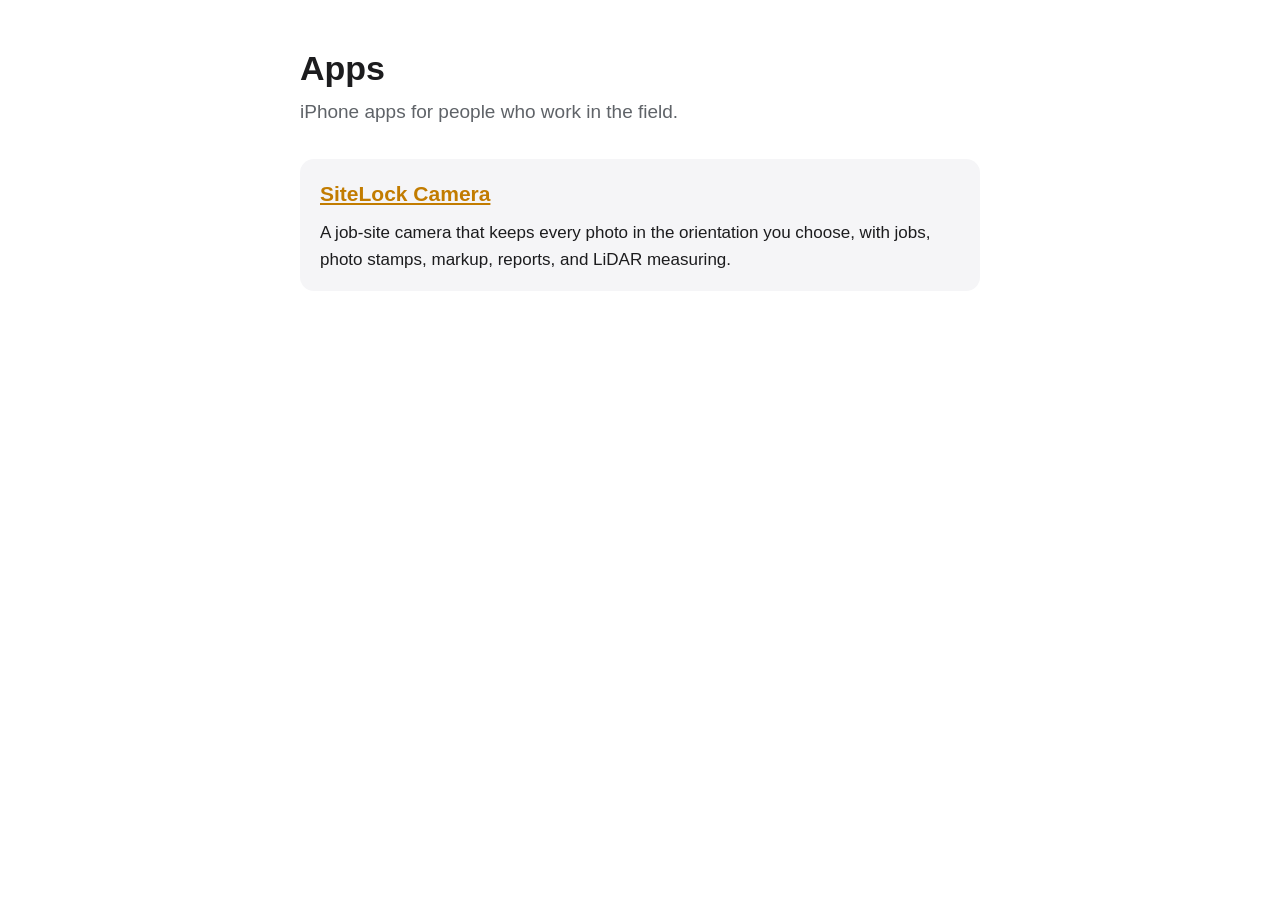
<file: index.html>
<!doctype html>
<html lang="en">
<head>
<meta charset="utf-8">
<meta name="viewport" content="width=device-width, initial-scale=1">
<title>SiteLock Camera</title>
<link rel="stylesheet" href="/style.css">
</head>
<body>
<main>
  <header>
    <h1>Apps</h1>
    <p class="lede">iPhone apps for people who work in the field.</p>
  </header>
  <div class="card">
    <h2 style="margin-top:0"><a href="/sitelock/">SiteLock Camera</a></h2>
    <p>A job-site camera that keeps every photo in the orientation you choose, with jobs, photo stamps, markup, reports, and LiDAR measuring.</p>
  </div>
</main>
</body>
</html>
</file>
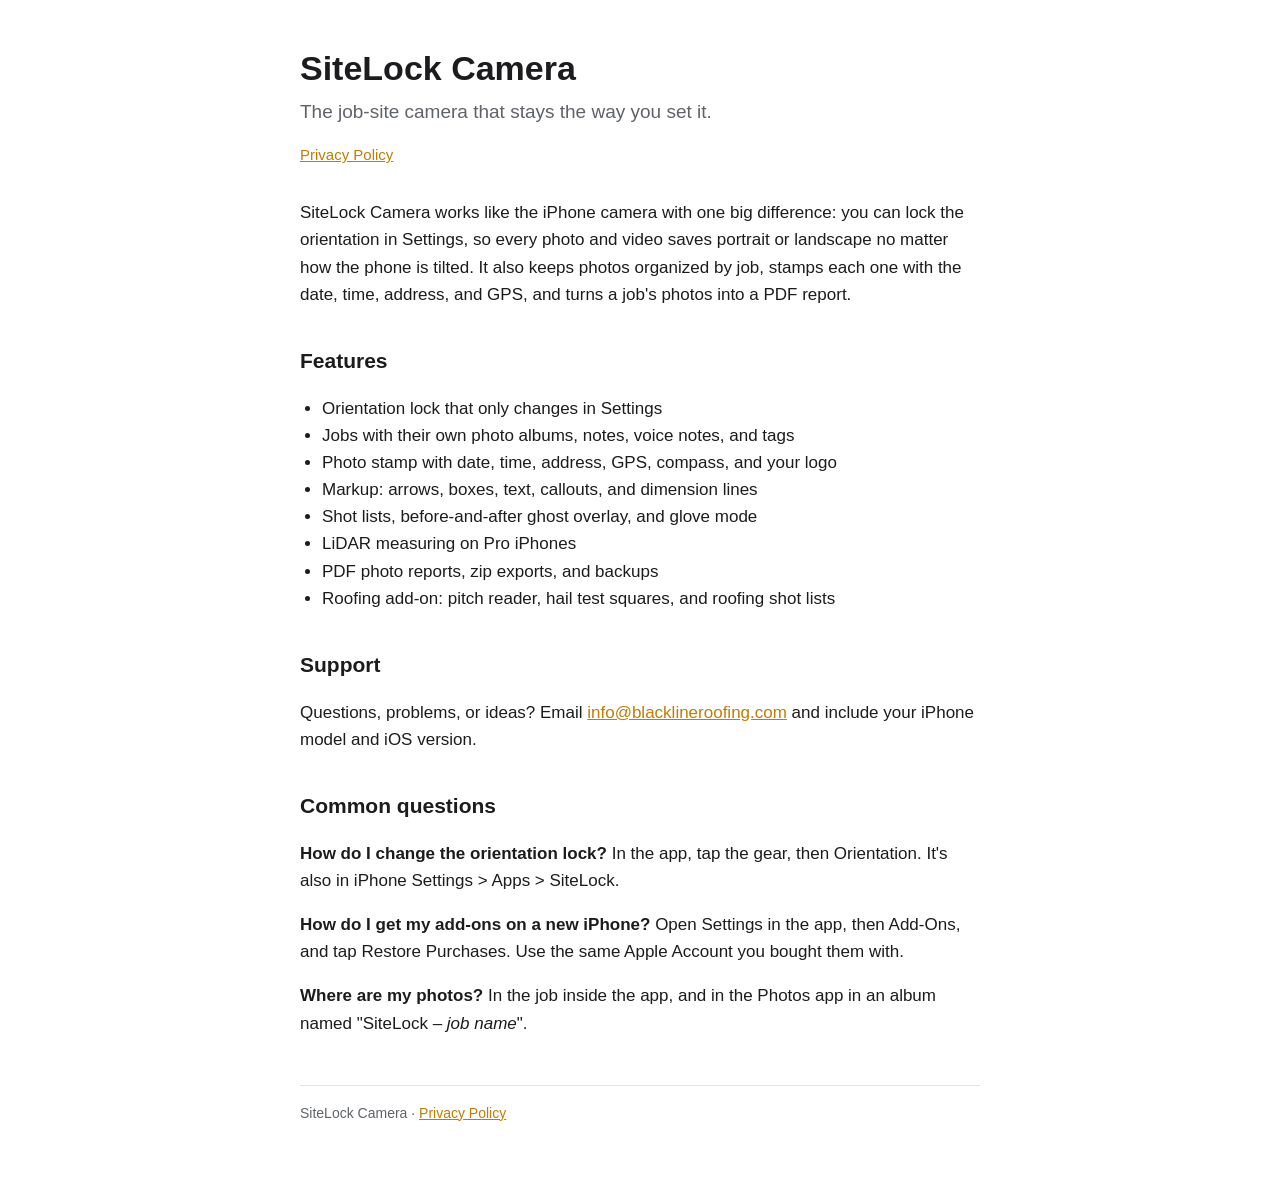
<file: sitelock/index.html>
<!doctype html>
<html lang="en">
<head>
<meta charset="utf-8">
<meta name="viewport" content="width=device-width, initial-scale=1">
<title>SiteLock Camera: Support</title>
<link rel="stylesheet" href="/style.css">
</head>
<body>
<main>
  <header>
    <h1>SiteLock Camera</h1>
    <p class="lede">The job-site camera that stays the way you set it.</p>
    <nav><a href="/sitelock/privacy.html">Privacy Policy</a></nav>
  </header>

  <p>SiteLock Camera works like the iPhone camera with one big difference: you can lock the orientation in Settings, so every photo and video saves portrait or landscape no matter how the phone is tilted. It also keeps photos organized by job, stamps each one with the date, time, address, and GPS, and turns a job's photos into a PDF report.</p>

  <h2>Features</h2>
  <ul>
    <li>Orientation lock that only changes in Settings</li>
    <li>Jobs with their own photo albums, notes, voice notes, and tags</li>
    <li>Photo stamp with date, time, address, GPS, compass, and your logo</li>
    <li>Markup: arrows, boxes, text, callouts, and dimension lines</li>
    <li>Shot lists, before-and-after ghost overlay, and glove mode</li>
    <li>LiDAR measuring on Pro iPhones</li>
    <li>PDF photo reports, zip exports, and backups</li>
    <li>Roofing add-on: pitch reader, hail test squares, and roofing shot lists</li>
  </ul>

  <h2>Support</h2>
  <p>Questions, problems, or ideas? Email <a href="mailto:info@blacklineroofing.com?subject=SiteLock%20Camera">info@blacklineroofing.com</a> and include your iPhone model and iOS version.</p>

  <h2>Common questions</h2>
  <p><strong>How do I change the orientation lock?</strong> In the app, tap the gear, then Orientation. It's also in iPhone Settings &gt; Apps &gt; SiteLock.</p>
  <p><strong>How do I get my add-ons on a new iPhone?</strong> Open Settings in the app, then Add-Ons, and tap Restore Purchases. Use the same Apple Account you bought them with.</p>
  <p><strong>Where are my photos?</strong> In the job inside the app, and in the Photos app in an album named "SiteLock – <em>job name</em>".</p>

  <footer>SiteLock Camera · <a href="/sitelock/privacy.html">Privacy Policy</a></footer>
</main>
</body>
</html>
</file>
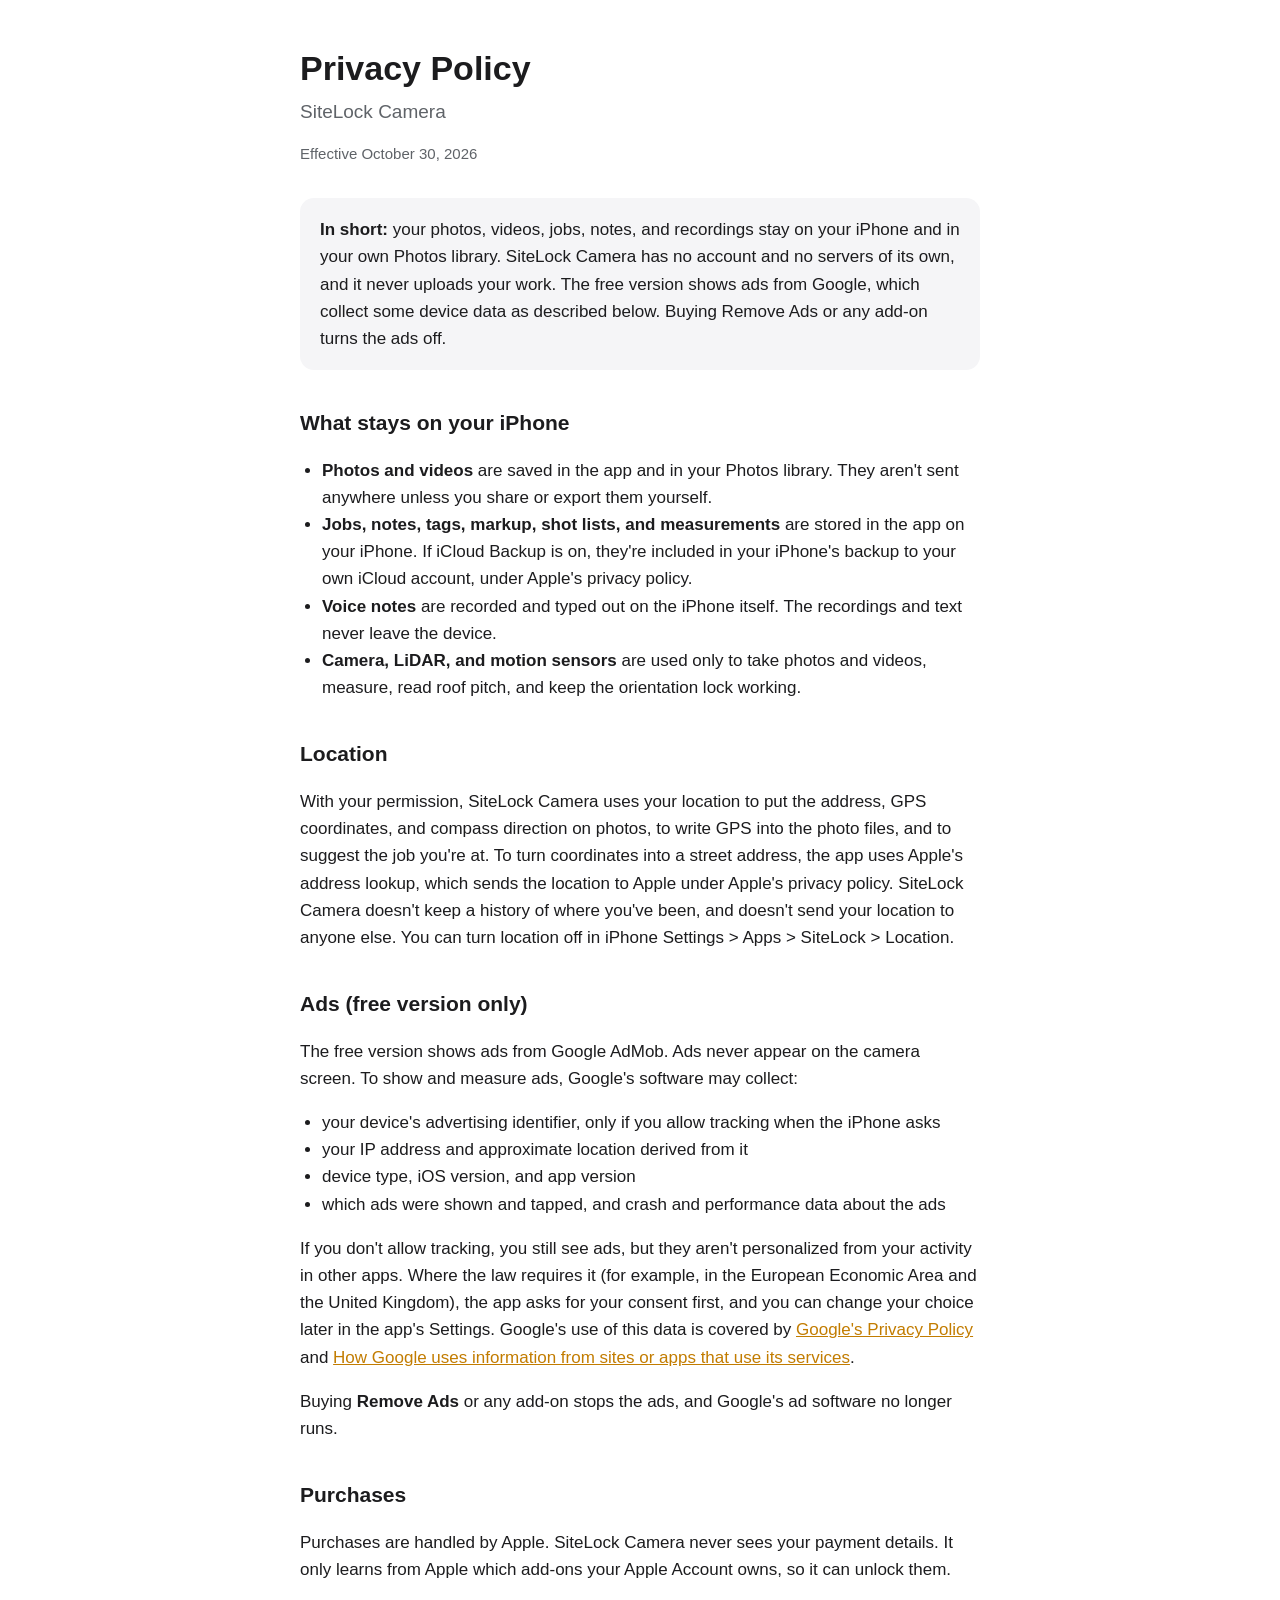
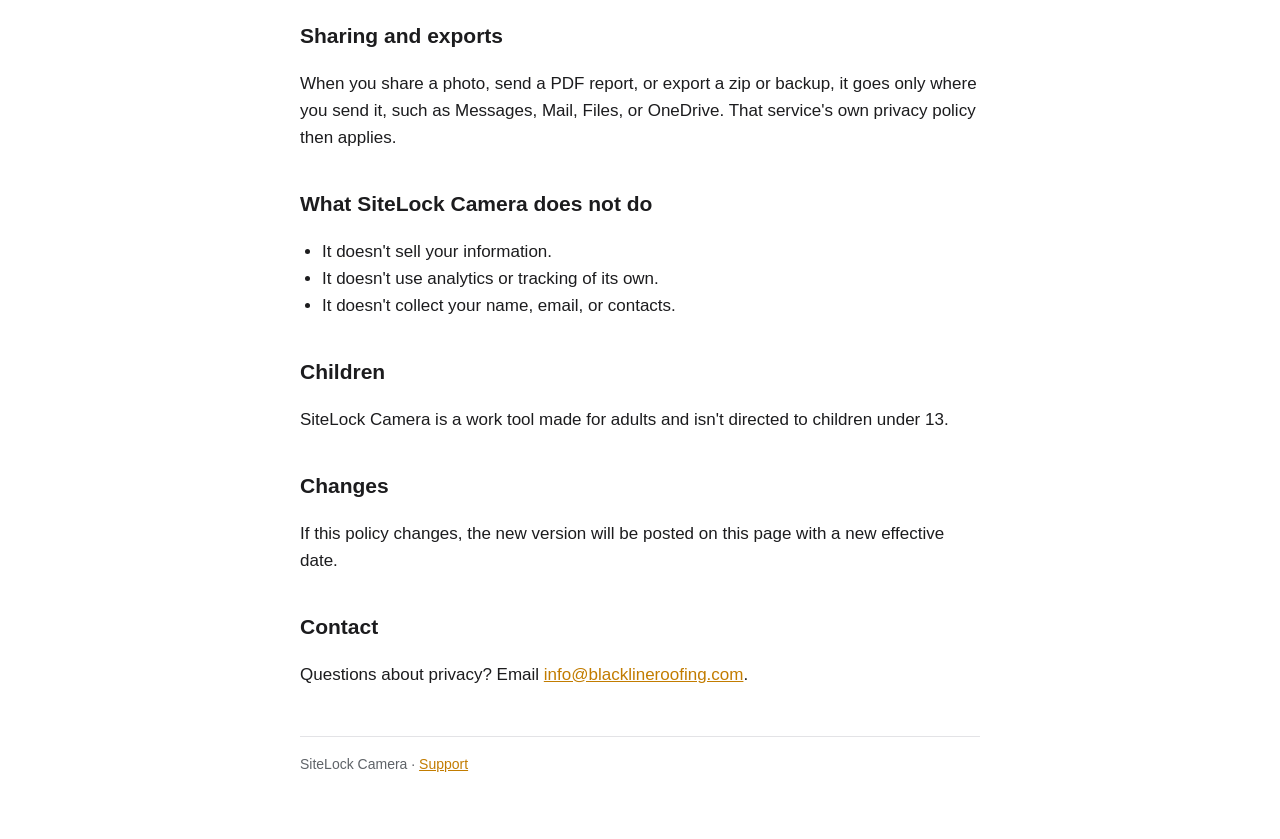
<file: sitelock/privacy.html>
<!doctype html>
<html lang="en">
<head>
<meta charset="utf-8">
<meta name="viewport" content="width=device-width, initial-scale=1">
<title>SiteLock Camera: Privacy Policy</title>
<link rel="stylesheet" href="/style.css">
</head>
<body>
<main>
  <header>
    <h1>Privacy Policy</h1>
    <p class="lede">SiteLock Camera</p>
    <p class="meta">Effective October 30, 2026</p>
  </header>

  <div class="card">
    <p><strong>In short:</strong> your photos, videos, jobs, notes, and recordings stay on your iPhone and in your own Photos library. SiteLock Camera has no account and no servers of its own, and it never uploads your work. The free version shows ads from Google, which collect some device data as described below. Buying Remove Ads or any add-on turns the ads off.</p>
  </div>

  <h2>What stays on your iPhone</h2>
  <ul>
    <li><strong>Photos and videos</strong> are saved in the app and in your Photos library. They aren't sent anywhere unless you share or export them yourself.</li>
    <li><strong>Jobs, notes, tags, markup, shot lists, and measurements</strong> are stored in the app on your iPhone. If iCloud Backup is on, they're included in your iPhone's backup to your own iCloud account, under Apple's privacy policy.</li>
    <li><strong>Voice notes</strong> are recorded and typed out on the iPhone itself. The recordings and text never leave the device.</li>
    <li><strong>Camera, LiDAR, and motion sensors</strong> are used only to take photos and videos, measure, read roof pitch, and keep the orientation lock working.</li>
  </ul>

  <h2>Location</h2>
  <p>With your permission, SiteLock Camera uses your location to put the address, GPS coordinates, and compass direction on photos, to write GPS into the photo files, and to suggest the job you're at. To turn coordinates into a street address, the app uses Apple's address lookup, which sends the location to Apple under Apple's privacy policy. SiteLock Camera doesn't keep a history of where you've been, and doesn't send your location to anyone else. You can turn location off in iPhone Settings &gt; Apps &gt; SiteLock &gt; Location.</p>

  <h2>Ads (free version only)</h2>
  <p>The free version shows ads from Google AdMob. Ads never appear on the camera screen. To show and measure ads, Google's software may collect:</p>
  <ul>
    <li>your device's advertising identifier, only if you allow tracking when the iPhone asks</li>
    <li>your IP address and approximate location derived from it</li>
    <li>device type, iOS version, and app version</li>
    <li>which ads were shown and tapped, and crash and performance data about the ads</li>
  </ul>
  <p>If you don't allow tracking, you still see ads, but they aren't personalized from your activity in other apps. Where the law requires it (for example, in the European Economic Area and the United Kingdom), the app asks for your consent first, and you can change your choice later in the app's Settings. Google's use of this data is covered by <a href="https://policies.google.com/privacy">Google's Privacy Policy</a> and <a href="https://policies.google.com/technologies/partner-sites">How Google uses information from sites or apps that use its services</a>.</p>
  <p>Buying <strong>Remove Ads</strong> or any add-on stops the ads, and Google's ad software no longer runs.</p>

  <h2>Purchases</h2>
  <p>Purchases are handled by Apple. SiteLock Camera never sees your payment details. It only learns from Apple which add-ons your Apple Account owns, so it can unlock them.</p>

  <h2>Sharing and exports</h2>
  <p>When you share a photo, send a PDF report, or export a zip or backup, it goes only where you send it, such as Messages, Mail, Files, or OneDrive. That service's own privacy policy then applies.</p>

  <h2>What SiteLock Camera does not do</h2>
  <ul>
    <li>It doesn't sell your information.</li>
    <li>It doesn't use analytics or tracking of its own.</li>
    <li>It doesn't collect your name, email, or contacts.</li>
  </ul>

  <h2>Children</h2>
  <p>SiteLock Camera is a work tool made for adults and isn't directed to children under 13.</p>

  <h2>Changes</h2>
  <p>If this policy changes, the new version will be posted on this page with a new effective date.</p>

  <h2>Contact</h2>
  <p>Questions about privacy? Email <a href="mailto:info@blacklineroofing.com?subject=SiteLock%20Camera%20Privacy">info@blacklineroofing.com</a>.</p>

  <footer>SiteLock Camera · <a href="/sitelock/">Support</a></footer>
</main>
</body>
</html>
</file>
<file: style.css>
:root {
  --bg: #ffffff;
  --text: #1c1c1e;
  --muted: #5f6368;
  --accent: #c27c00;
  --rule: #e3e3e6;
  --card: #f5f5f7;
}
@media (prefers-color-scheme: dark) {
  :root {
    --bg: #111113;
    --text: #f2f2f4;
    --muted: #a1a1a8;
    --accent: #ffc107;
    --rule: #2c2c30;
    --card: #1c1c1f;
  }
}
* { box-sizing: border-box; }
body {
  margin: 0;
  background: var(--bg);
  color: var(--text);
  font: 17px/1.6 -apple-system, BlinkMacSystemFont, "Segoe UI", Roboto, Helvetica, Arial, sans-serif;
}
main { max-width: 720px; margin: 0 auto; padding: 48px 20px 64px; }
header { margin-bottom: 32px; }
h1 { font-size: 34px; line-height: 1.2; margin: 0 0 8px; }
h2 { font-size: 21px; margin: 36px 0 8px; }
p, li { color: var(--text); }
.lede { color: var(--muted); font-size: 19px; margin: 0; }
.meta { color: var(--muted); font-size: 15px; }
a { color: var(--accent); }
ul { padding-left: 22px; }
.card { background: var(--card); border-radius: 14px; padding: 18px 20px; margin: 20px 0; }
.card p { margin: 0; }
nav { display: flex; gap: 18px; flex-wrap: wrap; margin-top: 16px; font-size: 15px; }
footer { border-top: 1px solid var(--rule); margin-top: 48px; padding-top: 16px; color: var(--muted); font-size: 14px; }
</file>
